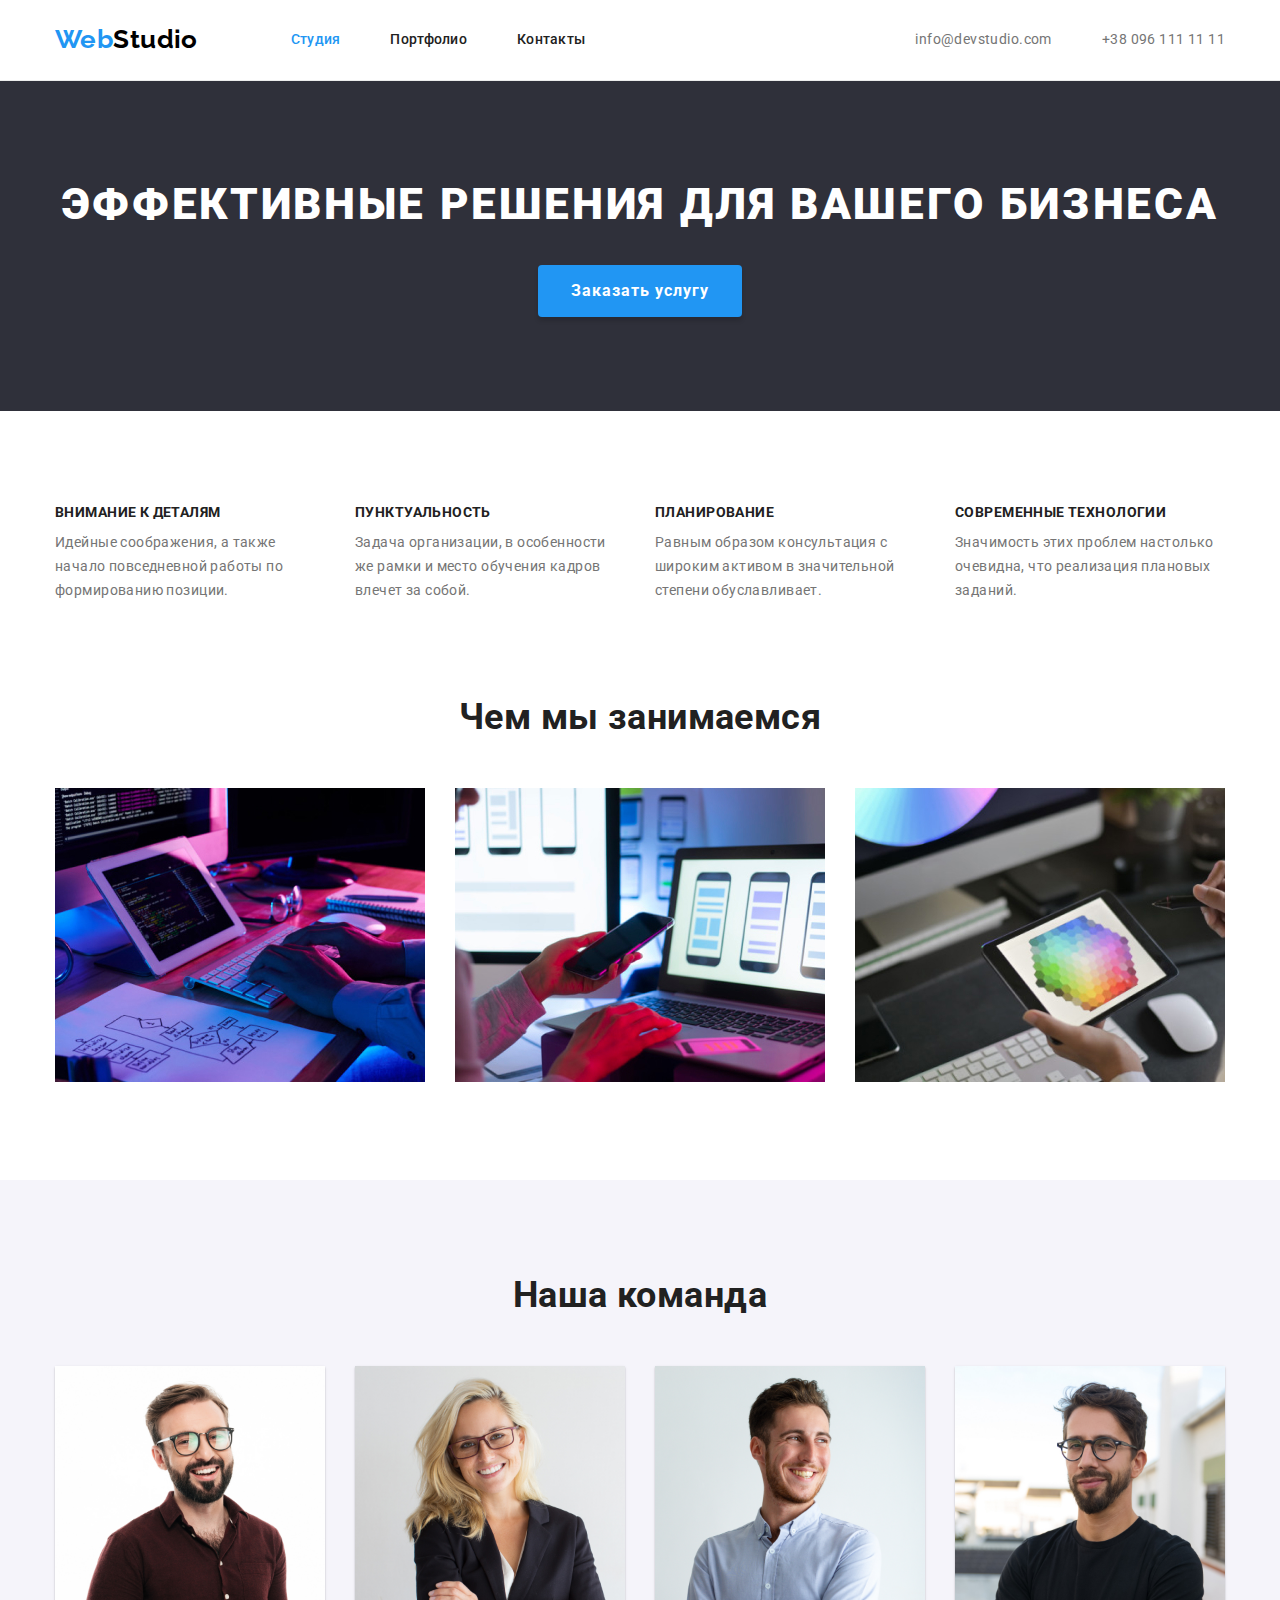
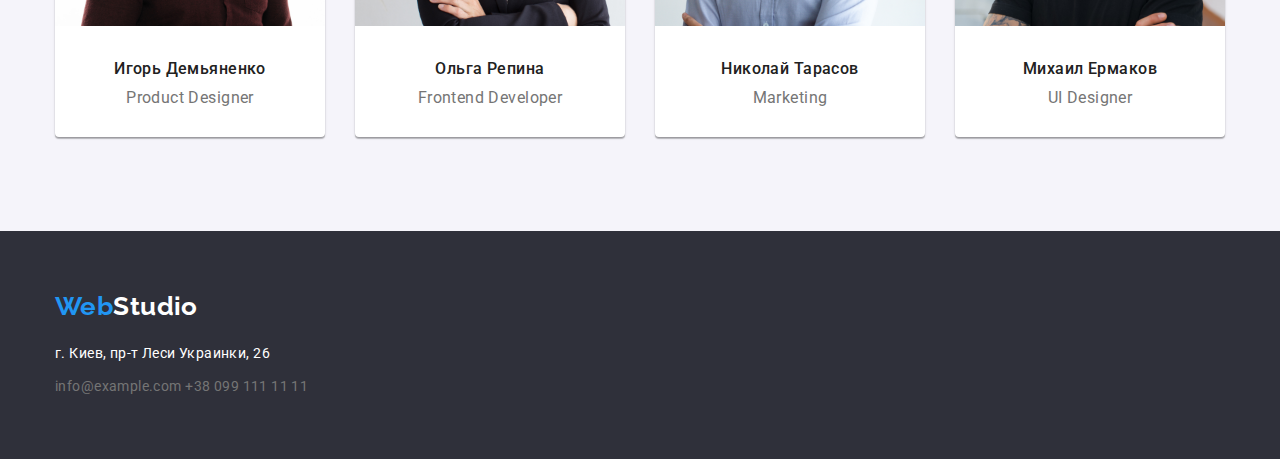
<file: index.html>
<!DOCTYPE html>
<html lang="ru">
<head>
    <meta charset="UTF-8">
    <meta http-equiv="X-UA-Compatible" content="IE=edge">
    <meta name="viewport" content="width=device-width, initial-scale=1.0">
    <title>WebStudio</title>
    <link href="https://fonts.googleapis.com/css2?family=Raleway:wght@700&family=Roboto:wght@400;500;700;900&display=swap" rel="stylesheet">
    <link rel="stylesheet" href="https://cdnjs.cloudflare.com/ajax/libs/modern-normalize/1.1.0/modern-normalize.min.css">
    <link rel="stylesheet" href="./css/styles.css">
</head>
<body>
    <header class="header-border">
        <div class="container header-formating">
            <nav class="header-formating">
                <a href="./index.html" class="logo">Web<span class="logohead-second-color">Studio</span></a>
                <ul class="header-nav">
                    <li class="header-nav-item"><a href="./index.html" class="nav-link nav-link-color">Студия</a></li>
                    <li class="header-nav-item"><a href="./portfolio.html" class="nav-link">Портфолио</a></li>
                    <li class="header-nav-item"><a href="" class="nav-link">Контакты</a></li>
                </ul>
            </nav>
            <ul class="head-contacts">
                <li class="item"><a href="mailto:info@devstudio.com" class="head-contacts-link">info@devstudio.com</a></li>
                <li class="item"><a href="tel:+380961111111" class="head-contacts-link">+38 096 111 11 11</a></li>
            </ul>
        </div>
    
    </header>
    
    
    <!-- main -->
    <main>
    <!-- Section 1 Main image with button-->
        <section class="section main-header-bgc">
            
            <h1 class="main-header">Эффективные решения для вашего бизнеса</h1>
            <button type="button" class="button-order">Заказать услугу</button>
            
        </section>
   
    <!-- Section 2 Work's specification -->
    <section class="section">
        <div class="container">
        <!-- Header will be hiden later -->
        <h2 class="header-hide">Особенности</h2>
        <ul class="specification-list">
            <li class="item">
                <h3 class="specifications-header-style">Внимание к деталям</h3>
                <p class="specification-title">Идейные соображения, а также начало повседневной работы по формированию позиции.</p>
            </li>
            <li class="item">
                <h3 class="specifications-header-style">Пунктуальность</h3>
                <p class="specification-title">Задача организации, в особенности же рамки и место обучения кадров влечет за собой.</p>
            </li>
            <li class="item">
                <h3 class="specifications-header-style">Планирование</h3>
                <p class="specification-title">Равным образом консультация с широким активом в значительной степени обуславливает.</p>
            </li>
            <li class="item">
                <h3 class="specifications-header-style">Современные технологии</h3>
                <p class="specification-title">Значимость этих проблем настолько очевидна, что реализация плановых заданий.</p>
            </li>
         
        </ul>
        </div>
    </section>
    <!-- Section 3 Field of activity-->
    <section class="section no-top-padding">
        <div class="container">
        <h2 class="secondary-header">Чем мы занимаемся</h2>
        <ul class="activity-list">
            <li class="item"><img src="./images/pc.jpg" alt="Разработка для ПК" width="370"></li>
            <li class="item"><img src="./images/phone.jpg" alt="Разработка для смартфонов" width="370"></li>
            <li class="item"><img src="./images/tablets.jpg" alt="Разработка для планшетов" width="370"></li>
        </ul>
        </div>
    </section>
    <!-- Section 4 Staff-->
    <section class="section staff-section">
        <div class="container">
        <h2 class="secondary-header">Наша команда</h2>
        <ul class="staff-list">
            <li class="staff-style">
                <img src="./images/Igor.jpg" alt="Игорь Демьяненко" width="270">
                <h3 class="staff-title">Игорь Демьяненко</h3>
                <p class="staff-descript">Product Designer</p>
            </li>
            <li class="staff-style">
                <img src="./images/Olga.jpg" alt="Ольга Репина" width="270">
                <h3 class="staff-title">Ольга Репина</h3>
                <p class="staff-descript">Frontend Developer</p>
            </li>
            <li class="staff-style">
                <img src="./images/Nikolay.jpg" alt="Николай Тарасов" width="270">
                <h3 class="staff-title">Николай Тарасов</h3>
                <p class="staff-descript">Marketing</p>
            </li>
            <li class="staff-style">
                <img src="./images/Mihail.jpg" alt="Михаил Ермаков" width="270">
                <h3 class="staff-title">Михаил Ермаков</h3>
                <p class="staff-descript">UI Designer</p>
            </li>
            
        </ul>
        </div>
    </section>
    </main>
    <!-- Footer -->
    <footer>
        <address class="footer-style">
            <div class="container footer-section">
            <a href="./index.html" class="logo">Web<span class="logofooter-second-color">Studio</span></a>
            <p class="adress">г. Киев, пр-т Леси Украинки, 26</p>
            <a href="mailto:info@example.com" class="head-contacts-link">info@example.com</a>
            <a href="tel:+380991111111" class="head-contacts-link">+38 099 111 11 11</a>
            </div>
        </address>
        
    </footer>
</body>
</html>
</file>
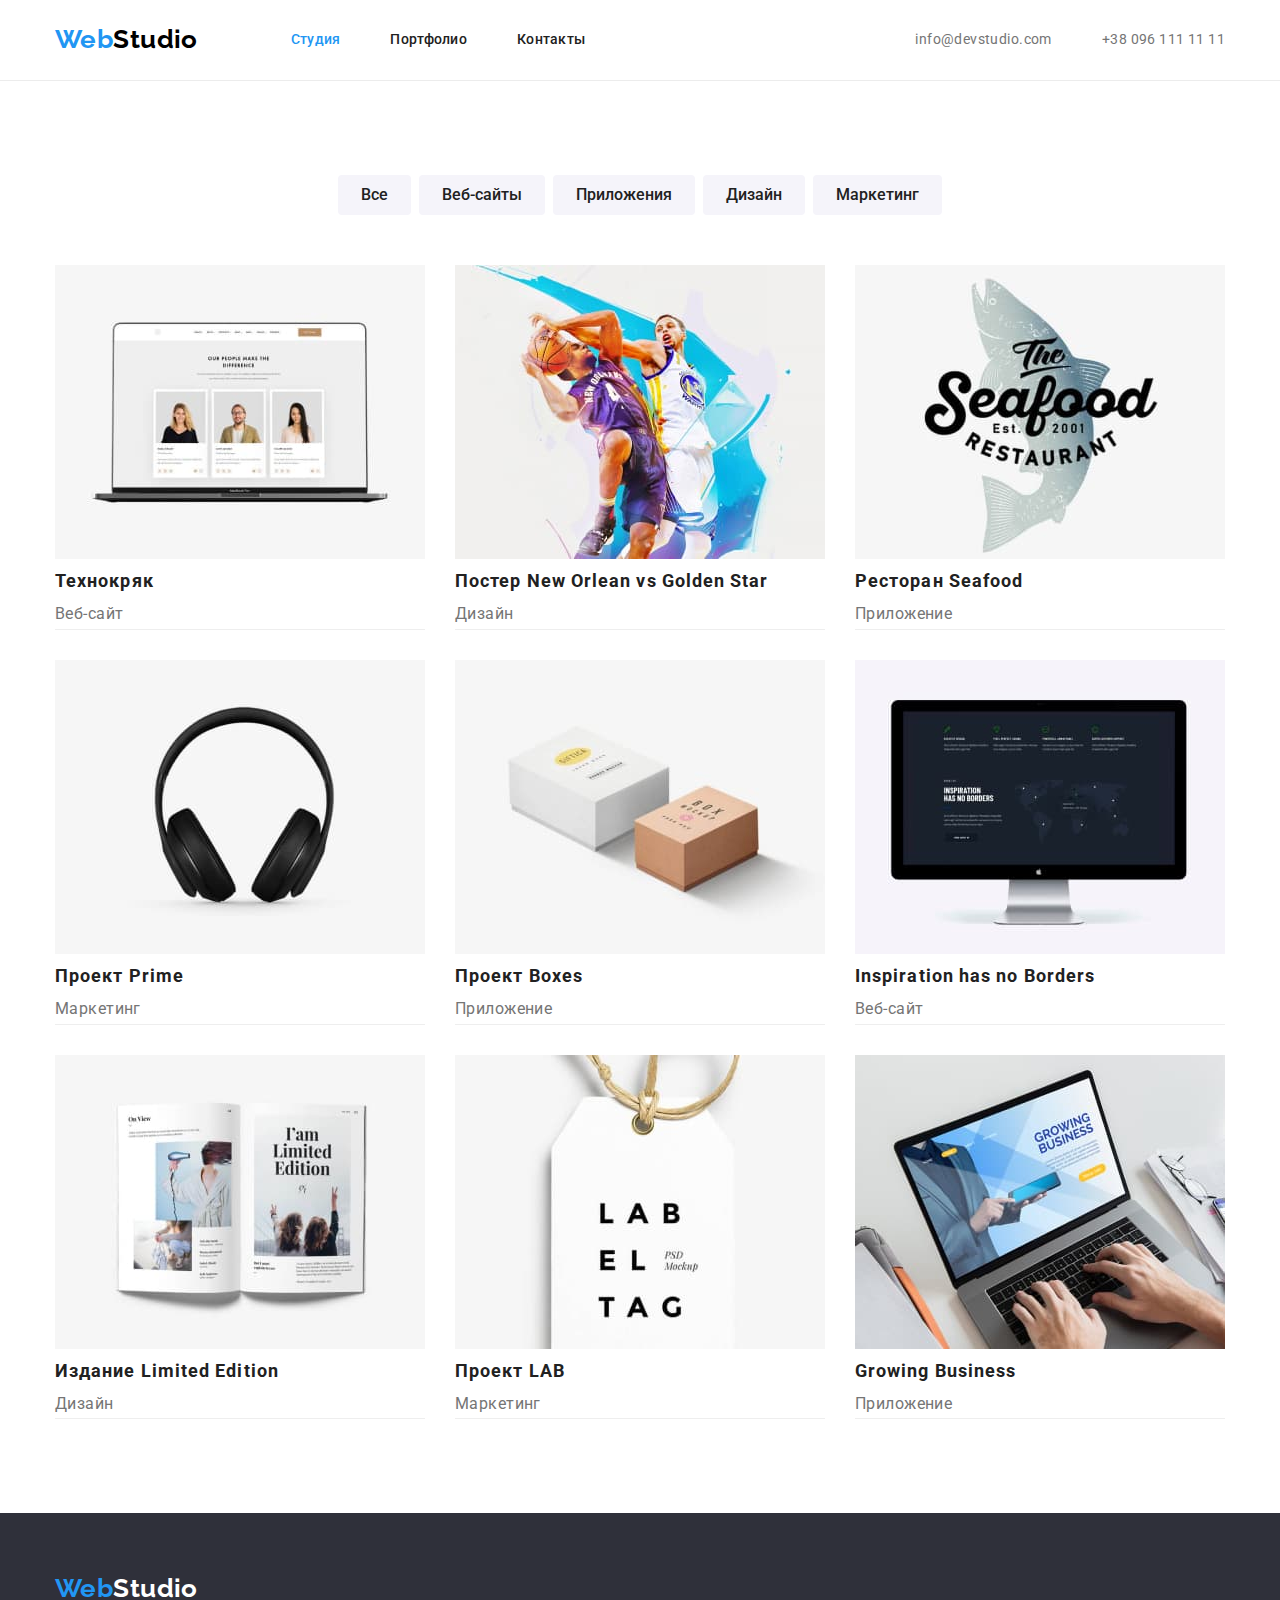
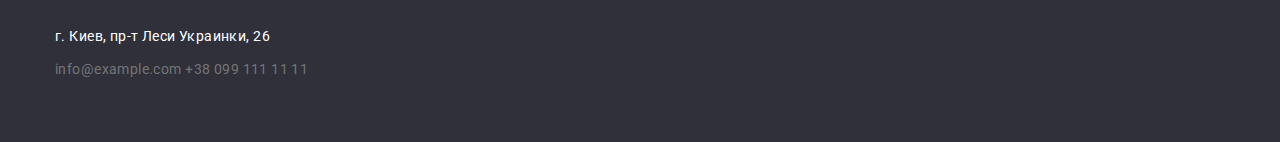
<file: portfolio.html>
<!DOCTYPE html>
<html lang="en">
<head>
    <meta charset="UTF-8">
    <meta http-equiv="X-UA-Compatible" content="IE=edge">
    <meta name="viewport" content="width=device-width, initial-scale=1.0">
    <title>Портфолио</title>
    <link href="https://fonts.googleapis.com/css2?family=Raleway:wght@700&family=Roboto:wght@400;500;700;900&display=swap" rel="stylesheet">
    <link rel="stylesheet" href="https://cdnjs.cloudflare.com/ajax/libs/modern-normalize/1.1.0/modern-normalize.min.css">
    <link rel="stylesheet" href="./css/styles.css">
</head>
<body>
    <!-- Header -->
<header class="header-border">
    <div class="container header-formating">
        <nav class="header-formating">
            <a href="./index.html" class="logo">Web<span class="logohead-second-color">Studio</span></a>
            <ul class="header-nav">
                <li class="header-nav-item"><a href="./index.html" class="nav-link nav-link-color">Студия</a></li>
                <li class="header-nav-item"><a href="./portfolio.html" class="nav-link">Портфолио</a></li>
                <li class="header-nav-item"><a href="" class="nav-link">Контакты</a></li>
            </ul>
        </nav>
        <ul class="head-contacts">
            <li class="item"><a href="mailto:info@devstudio.com" class="head-contacts-link">info@devstudio.com</a></li>
            <li class="item"><a href="tel:+380961111111" class="head-contacts-link">+38 096 111 11 11</a></li>
        </ul>
    </div>

</header>
    <!-- Main -->
    <main>
                <!-- Hide later -->
                <h1 class="header-hide">Портфолио</h1>
        <!-- Section 1 -->
                
      <section class="section no-bot-padding"> 
        <div class="container">
                <!-- Hide later -->
                <h2 class="header-hide">Фильтр наших работ</h2>
        <!-- Buttons list -->
        <ul class="filter-list">
            <li class="item"><button type="button" class="filter-buttons-styles">Все</button></li>
            <li class="item"><button type="button" class="filter-buttons-styles">Веб-сайты</button></li>
            <li class="item"><button type="button" class="filter-buttons-styles">Приложения</button></li>
            <li class="item"><button type="button" class="filter-buttons-styles">Дизайн</button></li>
            <li class="item"><button type="button" class="filter-buttons-styles">Маркетинг</button></li>
        </ul>
        </div>
      </section>
          
        
        <!-- Section 2 -->
       <section class="section custom-top-padding">   
           <div class="container">      
        <ul class="portfolio-list">
            <li class="portfolio-cards">
                <a href="">
                <img src="./images/technokrack.jpg" alt="Технокряк" width="370">
                <h3 class="portfolio-title">Технокряк</h3>
                <p class="portfolio-descript">Веб-сайт</p>
                </a>
            </li>
            <li class="portfolio-cards">
                <a href="">
                <img src="./images/neworlean.jpg" alt="Постер новый Орлеан" width="370">
                <h3 class="portfolio-title">Постер New Orlean vs Golden Star</h3>
                <p class="portfolio-descript">Дизайн</p>
                </a>
            </li>
            <li class="portfolio-cards">
                <a href="">
                <img src="./images/seafood.jpg" alt="Ресторан Seafood" width="370">
                <h3 class="portfolio-title">Ресторан Seafood</h3>
                <p class="portfolio-descript">Приложение</p>
                </a>
            </li>
            <li class="portfolio-cards">
                <a href="">
                <img src="./images/prime.jpg" alt="Проект Prime" width="370">
                <h3 class="portfolio-title">Проект Prime</h3>
                <p class="portfolio-descript">Маркетинг</p>
                </a>
            </li>
            <li class="portfolio-cards">
                <a href="">
                <img src="./images/boxes.jpg" alt="Проект Boxes" width="370">
                <h3 class="portfolio-title">Проект Boxes</h3>
                <p class="portfolio-descript">Приложение</p>
                </a>
            </li>
            <li class="portfolio-cards">
                <a href="">
                <img src="./images/inspiration.jpg" alt="Inspiration has no Borders" width="370">
                <h3 class="portfolio-title">Inspiration has no Borders</h3>
                <p class="portfolio-descript">Веб-сайт</p>
                </a>
            </li>
            <li class="portfolio-cards">
                <a href="">
                <img src="./images/limited.jpg" alt="Издание Limited Edition" width="370">
                <h3 class="portfolio-title">Издание Limited Edition</h3>
                <p class="portfolio-descript">Дизайн</p>
                </a>
            </li>
            <li class="portfolio-cards">
                <a href="">
                <img src="./images/lab.jpg" alt="Проект LAB" width="370">
                <h3 class="portfolio-title">Проект LAB</h3>
                <p class="portfolio-descript">Маркетинг</p>
                </a>
            </li>
            <li class="portfolio-cards">
                <a href="">
                <img src="./images/growing.jpg" alt="Growing Business" width="370">
                <h3 class="portfolio-title">Growing Business</h3>
                <p class="portfolio-descript">Приложение</p>
                </a>
            </li>
        </ul>
        </div>
      </section>
    </main>
    <!-- Footer -->
    <footer>
        <address class="footer-style">
            <div class="container footer-section">
                <a href="./index.html" class="logo">Web<span class="logofooter-second-color">Studio</span></a>
                <p class="adress">г. Киев, пр-т Леси Украинки, 26</p>
                <a href="mailto:info@example.com" class="head-contacts-link">info@example.com</a>
                <a href="tel:+380991111111" class="head-contacts-link">+38 099 111 11 11</a>
            </div>
        </address>
    
    </footer>
</body>
</html>
</file>
<file: css/styles.css>
:root {
    --primary-text-color: #FFFFFF;
    --selected-color: #2196F3;
    --main-black-color: #212121;
    --links-gray: #757575;
}

body {
    font-family: 'Roboto', sans-serif;
    font-weight: 700;
    font-size: 14px;
    line-height: 1.14;
    letter-spacing: 0.03em;
    color: var(--links-gray);
}

.header-border {
    border-bottom: 1px solid #ECECEC;
}

h1,h2,h3,p,ul {
    margin: 0;
    padding: 0;
}

li {
    list-style-type: none;
}

.logo {
    margin-right: 93px;
    font-family: 'Raleway', sans-serif;
    font-size: 26px;
    line-height: 1.2;
    color: var(--selected-color);
    text-decoration: none;
    
}



/* Footer style */
.footer-style {
    background-color: #2F303A;
    font-style: inherit;
}
.footer-section {
padding-top: 60px;
padding-bottom: 60px;

}

/* Separate color for logo in head*/
.logohead-second-color {  
    color: #000000;
}

/* Separate color for logo in footer */
.logofooter-second-color {
    display: inline-block;
    margin-bottom: 20px;
    color: var(--primary-text-color);
}

/* Fonts for head list */
.nav-link {
display: block;
padding-top: 32px;
padding-bottom: 32px;
font-weight: 500;
letter-spacing: 0.02em;
color: var(--main-black-color);
text-decoration: none;
}
.nav-link:hover, 
.nav-link:focus {
    color: var(--selected-color);
}
.nav-link-color {
    color: var(--selected-color);
}

.header-hide {
    display: none;
}    
/* Head contacts */
.head-contacts-link {
font-weight: 400;
font-size: 14px;
line-height: 1.71;
color: var(--links-gray);
text-decoration: none;
}
.head-contacts-link:hover,
.head-contacts-link:focus {
    color: var(--selected-color);
}

/* Adress */
.adress {
    margin-bottom: 9px;
    font-weight: 400;
    font-size: 14px;
    line-height: 1.71;
    letter-spacing: 0.03em;
    color: var(--primary-text-color);
}





/* Fonts for h1 */

h1{
font-weight: 900;
font-size: 44px;
line-height: 1.36;
text-align: center;
letter-spacing: 0.06em;
text-transform: uppercase;
color: var(--primary-text-color);
}

.button-order {
    display: inline-block;
    text-align: center;
    align-items: center;
    font-weight: 700;
    letter-spacing: 0.06em;
    padding: 10px 32px;
    box-shadow: 0px 4px 4px rgba(0, 0, 0, 0.15);
    font-size: 16px;
    line-height: 1.87;
    background-color: var(--selected-color);
    color: var(--primary-text-color);
    border-radius: 4px;
    border: 1px solid transparent;
    cursor: pointer;
   
}
.button-order:hover,
.button-order:focus {
    background-color: #188CE8;

}

.main-header {
margin-bottom: 30px;
}

.main-header-bgc {
text-align: center;
background-color: #2F303A;
}
/* Field of activity section Index */
.field-activity-section {
margin-bottom: 94px;
}

/* Fonts for h2 Index */
.secondary-header { 

padding-bottom: 50px; 
font-size: 36px;
line-height: 42px;
text-align: center;
color: var(--main-black-color);
}




/* Fonts for h3 Section 2 in Index */
.specifications-header-style {
margin-bottom: 10px;
font-size: 14px;    
text-transform: uppercase;
color: var(--main-black-color);
}

/* Staff section Index */
.staff-section {
padding-top: 94px;
padding-bottom: 94px;
background-color: #F5F4FA;
    
}

/* Fonts for h3 Section 4 */
.staff-title {
margin-top: 30px;
margin-bottom: 10px;
font-weight: 500;
font-size: 16px;
color: var(--main-black-color);
}

/* Fonts for h3 Porfolio */
.portfolio-title {
font-weight: 700;
font-size: 18px;
line-height: 2;
letter-spacing: 0.06em;
color: var(--main-black-color);
}

/* Fonts for p Section 2 */
.specification-title {
font-weight: 400;
line-height: 1.71;
color: var(--links-gray);
}

/* Fonts for p Section 4 */
.staff-descript {
padding-bottom: 30px;    
font-weight: 400;
font-size: 16px;
}

/* Fonts for p Porfolio */
.portfolio-descript {
font-weight: 400;
font-size: 16px;
line-height: 1.87;
color: var(--links-gray);

}

/* Cards in Porfolio */


.portfolio-cards a {
    text-decoration: none;
}


.section {
    padding-top: 94px;
    padding-bottom: 94px;
}
.no-top-padding {
    padding-top: 0;
    padding-bottom: 94;
}
.no-bot-padding {
    padding-bottom: 0;
}
.custom-top-padding {
    padding-top: 50px;
}
/* GEOMETRY!!!!!!!!!!!!!!!!!!!!!!!!!!!!!!!!!!!!!!!!!!!!!!!!!! */
.container {
    margin-left: auto;
    margin-right: auto;
    padding-left: 15px;
    padding-right: 15px;
    width: 1200px;
    /* outline: 1px solid red; */

}
/* Header formating */
.header-nav{
    display: flex;
}
.header-nav-item:not(:last-child) {
    margin-right: 50px;
}
.head-contacts {
    margin-left: auto;
    display: flex;
}
.head-contacts .item:not(:last-child) {
   margin-right: 50px; 

}
.header-formating {
    display: flex;
    align-items: center;
}


/* Section 2 formating */

.specification-list {
    margin-top: -30px;
    margin-left: -30px;
    display: flex;
    flex-wrap: wrap;   
}

.specification-list .item {
    flex-basis: calc(100% / 4 - 30px);
    margin-left: 30px;
    margin-top: 30px;
}

/* Section 3 formating */
.activity-list {
    margin-top: -30px;
    margin-left: -30px;
    display: flex;
    flex-wrap: wrap;
}
.activity-list .item {
    flex-basis: calc(100% / 3 - 30px);
    margin-left: 30px;
    margin-top: 30px;
}

/* Section 4 formating */
.staff-list {
    margin-top: -30px;
    margin-left: -30px;
    display: flex;
    flex-wrap: wrap;
}

.staff-style {
    flex-basis: calc(100% / 4 - 30px);
    margin-left: 30px;
    margin-top: 30px;

    text-align: center;
    background: var(--primary-text-color);
    box-shadow: 0px 1px 3px rgba(0, 0, 0, 0.12),
        0px 1px 1px rgba(0, 0, 0, 0.14),
        0px 2px 1px rgba(0, 0, 0, 0.2);
    border-radius: 0px 0px 4px 4px;
}



.filter-list {
 display: flex;
justify-content: center;
}


.filter-list .item:not(:last-child) {
    margin-right: 8px;
}
/* Filter Buttons styles */
.filter-buttons-styles {
    display: inline-block;
   
    
    padding-top: 6px;
    padding-bottom: 6px;
    padding-right: 22px;
    padding-left: 22px;
    font-weight: 500;
    font-size: 16px;
    line-height: 1.62;
    text-align: center;
    
    border-style: none;
    border: 1px solid transparent;
    border-radius: 4px;
    background-color: #F5F4FA;
    color: var(--main-black-color);
    cursor: pointer;
}

/* Buttons styles hover */
.filter-buttons-styles:hover,
.filter-buttons-styles:focus {
    box-shadow: 0px 3px 1px rgba(0, 0, 0, 0.1),
    0px 1px 2px rgba(0, 0, 0, 0.08),
    0px 2px 2px rgba(0, 0, 0, 0.12);
    background-color: var(--selected-color);
    color: var(--primary-text-color);
}

/* Portfolio formating */
.portfolio-list {
margin-top: -30px;
margin-left: -30px;
display: flex;
flex-wrap: wrap;
}
.portfolio-cards {
    flex-basis: calc(100% / 3 - 30px);
    margin-left: 30px;
    margin-top: 30px;

    border-bottom: 1px solid #EEEEEE; 
    box-sizing: border-box;
}
.test {
    background-color: #188CE8;
}
</file>
